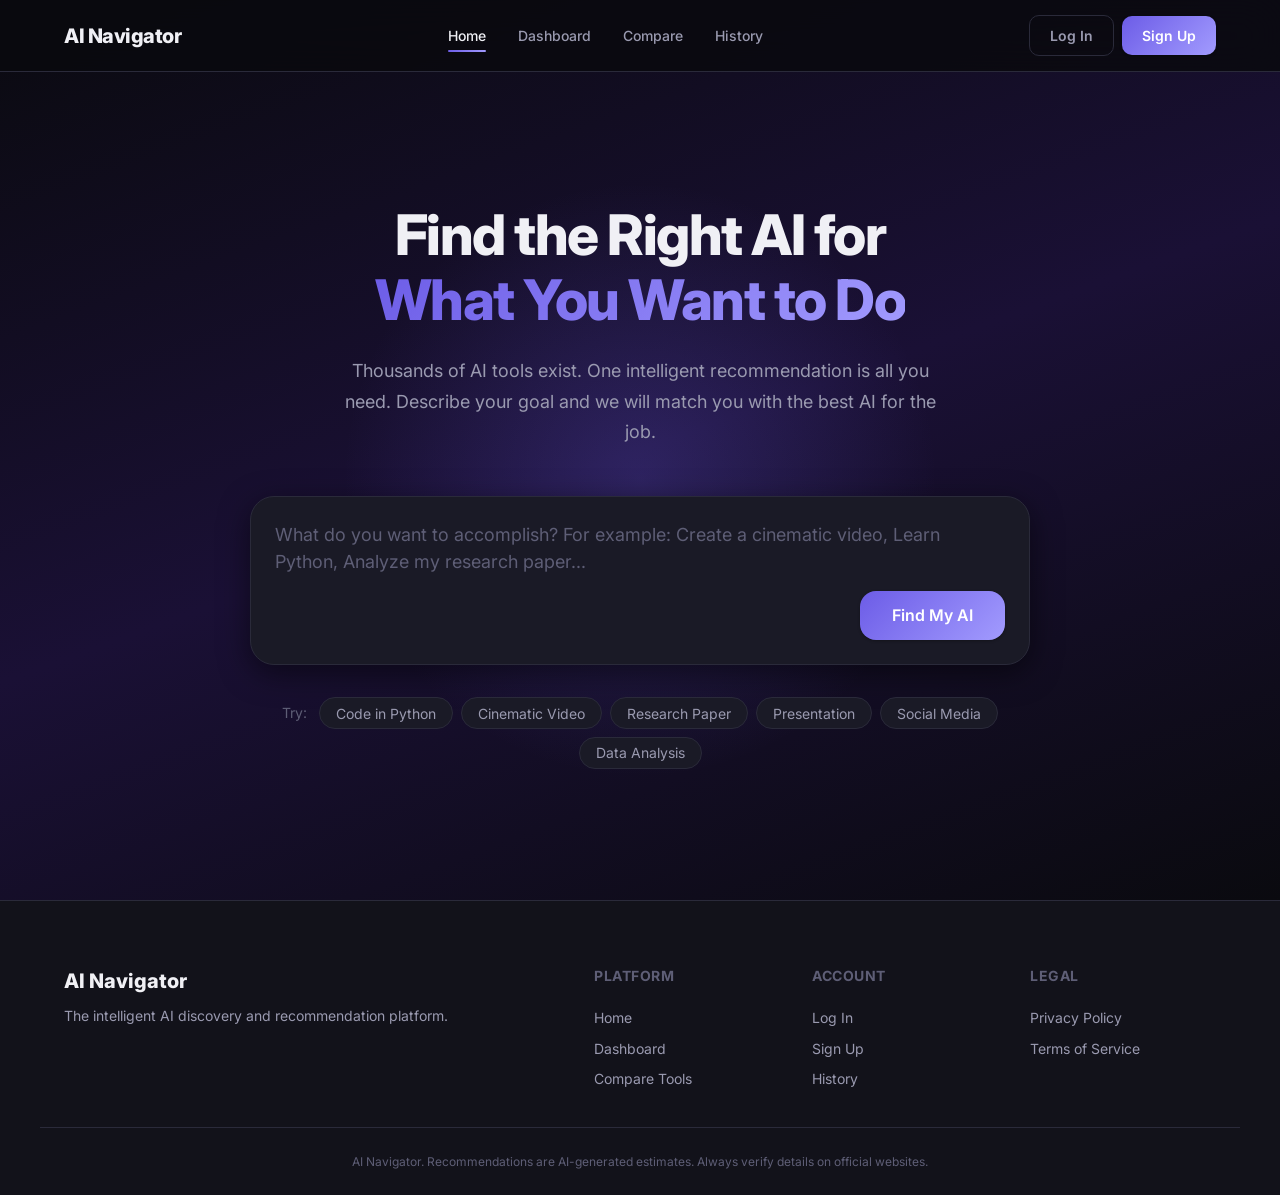
<file: frontend/index.html>
<!DOCTYPE html>
<html lang="en">
<head>
    <meta charset="UTF-8">
    <meta name="viewport" content="width=device-width, initial-scale=1.0">
    <title>AI Navigator</title>
    <link rel="preconnect" href="https://fonts.googleapis.com">
    <link href="https://fonts.googleapis.com/css2?family=Inter:wght@300;400;500;600;700;800&display=swap" rel="stylesheet">
    <link rel="stylesheet" href="css/style.css">
    <link rel="stylesheet" href="css/responsive.css">
</head>
<body>

    <!-- Navigation -->
    <nav id="navbar">
        <div class="nav-inner">
            <a href="#home" class="nav-brand" data-page="home">AI Navigator</a>
            <ul class="nav-menu" id="nav-menu">
                <li><a href="#home" data-page="home" class="nav-link active">Home</a></li>
                <li><a href="#dashboard" data-page="dashboard" class="nav-link">Dashboard</a></li>
                <li><a href="#compare" data-page="compare" class="nav-link">Compare</a></li>
                <li><a href="#history" data-page="history" class="nav-link">History</a></li>
            </ul>
            <div class="nav-actions">
                <a href="#login" data-page="login" class="btn btn-ghost">Log In</a>
                <a href="#signup" data-page="signup" class="btn btn-primary">Sign Up</a>
            </div>
            <button class="nav-toggle" id="nav-toggle" aria-label="Toggle menu">
                <span></span>
                <span></span>
                <span></span>
            </button>
        </div>
    </nav>

    <!-- Hero Section (Home Page) -->
    <section id="hero" class="hero">
        <div class="hero-content">
            <h1 class="hero-heading">
                Find the Right AI for<br>
                <span class="text-gradient">What You Want to Do</span>
            </h1>
            <p class="hero-description">
                Thousands of AI tools exist. One intelligent recommendation
                is all you need. Describe your goal and we will match you
                with the best AI for the job.
            </p>

            <div class="search-box">
                <textarea
                    id="search-input"
                    class="search-textarea"
                    placeholder="What do you want to accomplish? For example: Create a cinematic video, Learn Python, Analyze my research paper..."
                    rows="2"
                ></textarea>
                <button id="search-btn" class="btn btn-primary btn-lg">
                    Find My AI
                </button>
            </div>

            <div class="prompt-suggestions">
                <span class="prompt-label">Try:</span>
                <button class="prompt-chip" data-prompt="Help me code in Python">Code in Python</button>
                <button class="prompt-chip" data-prompt="Create a cinematic video">Cinematic Video</button>
                <button class="prompt-chip" data-prompt="Analyze my research paper">Research Paper</button>
                <button class="prompt-chip" data-prompt="Make a college presentation">Presentation</button>
                <button class="prompt-chip" data-prompt="Generate social media content">Social Media</button>
                <button class="prompt-chip" data-prompt="Analyze my data">Data Analysis</button>
            </div>
        </div>
    </section>

    <!-- Dynamic Page Content Area -->
    <main id="page-content" class="page-content hidden">
        <!-- Page fragments load here via JavaScript -->
    </main>

    <!-- Footer -->
    <footer id="footer">
        <div class="footer-inner">
            <div class="footer-brand">
                <h3>AI Navigator</h3>
                <p>The intelligent AI discovery and recommendation platform.</p>
            </div>
            <div class="footer-links">
                <div class="footer-col">
                    <h4>Platform</h4>
                    <a href="#home" data-page="home">Home</a>
                    <a href="#dashboard" data-page="dashboard">Dashboard</a>
                    <a href="#compare" data-page="compare">Compare Tools</a>
                </div>
                <div class="footer-col">
                    <h4>Account</h4>
                    <a href="#login" data-page="login">Log In</a>
                    <a href="#signup" data-page="signup">Sign Up</a>
                    <a href="#history" data-page="history">History</a>
                </div>
                <div class="footer-col">
                    <h4>Legal</h4>
                    <a href="#">Privacy Policy</a>
                    <a href="#">Terms of Service</a>
                </div>
            </div>
        </div>
        <div class="footer-bottom">
            <p>AI Navigator. Recommendations are AI-generated estimates. Always verify details on official websites.</p>
        </div>
    </footer>

    <script src="js/main.js"></script>
    <script src="js/search.js"></script>
</body>
</html>
</file>
<file: frontend/css/style.css>
/* ============================================
   AI NAVIGATOR — Complete Global Stylesheet
   ============================================ */

/* ----- CSS Custom Properties ----- */
:root {
    --color-bg: #0a0a0f;
    --color-bg-secondary: #12121a;
    --color-bg-card: #1a1a26;
    --color-bg-card-hover: #22222f;
    --color-bg-input: #14141e;

    --color-text-primary: #f0f0f5;
    --color-text-secondary: #9a9ab0;
    --color-text-muted: #5e5e76;

    --color-accent: #6c5ce7;
    --color-accent-hover: #7f70f0;
    --color-accent-glow: rgba(108, 92, 231, 0.25);

    --color-success: #00c853;
    --color-warning: #ffab00;
    --color-danger: #ff5252;
    --color-info: #448aff;

    --color-border: #2a2a3a;
    --color-border-light: #3a3a4e;

    --gradient-primary: linear-gradient(135deg, #6c5ce7, #a29bfe);
    --gradient-hero: linear-gradient(160deg, #0a0a0f 0%, #1a1035 50%, #0a0a0f 100%);

    --font-family: 'Inter', -apple-system, BlinkMacSystemFont, 'Segoe UI', sans-serif;
    --font-size-xs: 0.75rem;
    --font-size-sm: 0.875rem;
    --font-size-base: 1rem;
    --font-size-lg: 1.125rem;
    --font-size-xl: 1.25rem;
    --font-size-2xl: 1.5rem;
    --font-size-3xl: 2rem;
    --font-size-4xl: 2.75rem;
    --font-size-5xl: 3.5rem;

    --space-xs: 0.25rem;
    --space-sm: 0.5rem;
    --space-md: 1rem;
    --space-lg: 1.5rem;
    --space-xl: 2rem;
    --space-2xl: 3rem;
    --space-3xl: 4rem;
    --space-4xl: 6rem;

    --radius-sm: 6px;
    --radius-md: 10px;
    --radius-lg: 16px;
    --radius-xl: 24px;
    --radius-full: 9999px;

    --shadow-sm: 0 1px 3px rgba(0, 0, 0, 0.3);
    --shadow-md: 0 4px 12px rgba(0, 0, 0, 0.4);
    --shadow-lg: 0 8px 30px rgba(0, 0, 0, 0.5);
    --shadow-glow: 0 0 30px var(--color-accent-glow);

    --transition-fast: 150ms ease;
    --transition-base: 250ms ease;
    --transition-slow: 400ms ease;

    --max-width: 1200px;
    --nav-height: 72px;
}

/* ----- Reset & Base ----- */
*, *::before, *::after {
    margin: 0;
    padding: 0;
    box-sizing: border-box;
}

html {
    scroll-behavior: smooth;
    -webkit-font-smoothing: antialiased;
    -moz-osx-font-smoothing: grayscale;
}

body {
    font-family: var(--font-family);
    font-size: var(--font-size-base);
    color: var(--color-text-primary);
    background-color: var(--color-bg);
    line-height: 1.6;
    min-height: 100vh;
    display: flex;
    flex-direction: column;
}

a { color: inherit; text-decoration: none; }
ul, ol { list-style: none; }
img { max-width: 100%; display: block; }

button, input, textarea, select {
    font-family: inherit;
    font-size: inherit;
    color: inherit;
    border: none;
    outline: none;
    background: none;
}

button { cursor: pointer; }

/* ----- Utilities ----- */
.hidden { display: none !important; }

.text-gradient {
    background: var(--gradient-primary);
    -webkit-background-clip: text;
    -webkit-text-fill-color: transparent;
    background-clip: text;
}

.text-center { text-align: center; }
.text-muted { color: var(--color-text-muted); }
.text-secondary { color: var(--color-text-secondary); }
.text-success { color: var(--color-success); }
.text-warning { color: var(--color-warning); }
.text-danger { color: var(--color-danger); }

.mt-sm { margin-top: var(--space-sm); }
.mt-md { margin-top: var(--space-md); }
.mt-lg { margin-top: var(--space-lg); }
.mt-xl { margin-top: var(--space-xl); }
.mt-2xl { margin-top: var(--space-2xl); }

.mb-sm { margin-bottom: var(--space-sm); }
.mb-md { margin-bottom: var(--space-md); }
.mb-lg { margin-bottom: var(--space-lg); }
.mb-xl { margin-bottom: var(--space-xl); }

.flex-row { display: flex; gap: var(--space-md); flex-wrap: wrap; align-items: center; }

/* ----- Buttons ----- */
.btn {
    display: inline-flex;
    align-items: center;
    justify-content: center;
    gap: var(--space-sm);
    padding: 0.6rem 1.25rem;
    font-size: var(--font-size-sm);
    font-weight: 600;
    border-radius: var(--radius-md);
    transition: all var(--transition-base);
    white-space: nowrap;
    line-height: 1.4;
}

.btn-primary {
    background: var(--gradient-primary);
    color: #fff;
    box-shadow: var(--shadow-sm);
}

.btn-primary:hover {
    background: var(--color-accent-hover);
    box-shadow: var(--shadow-glow);
    transform: translateY(-1px);
}

.btn-ghost {
    color: var(--color-text-secondary);
    border: 1px solid var(--color-border);
}

.btn-ghost:hover {
    color: var(--color-text-primary);
    border-color: var(--color-border-light);
    background: var(--color-bg-card);
}

.btn-outline {
    color: var(--color-accent);
    border: 1px solid var(--color-accent);
}

.btn-outline:hover {
    background: var(--color-accent);
    color: #fff;
}

.btn-danger {
    background: var(--color-danger);
    color: #fff;
}

.btn-danger:hover { opacity: 0.85; }

.btn-lg {
    padding: 0.85rem 2rem;
    font-size: var(--font-size-base);
    border-radius: var(--radius-lg);
}

.btn-sm {
    padding: 0.4rem 0.85rem;
    font-size: var(--font-size-xs);
}

.btn-block { width: 100%; }

/* ----- Navigation ----- */
#navbar {
    position: fixed;
    top: 0;
    left: 0;
    right: 0;
    height: var(--nav-height);
    background: rgba(10, 10, 15, 0.85);
    backdrop-filter: blur(20px);
    -webkit-backdrop-filter: blur(20px);
    border-bottom: 1px solid var(--color-border);
    z-index: 1000;
}

.nav-inner {
    max-width: var(--max-width);
    margin: 0 auto;
    padding: 0 var(--space-lg);
    height: 100%;
    display: flex;
    align-items: center;
    justify-content: space-between;
}

.nav-brand {
    font-size: var(--font-size-xl);
    font-weight: 800;
    letter-spacing: -0.5px;
    color: var(--color-text-primary);
}

.nav-brand:hover { color: var(--color-accent); }

.nav-menu {
    display: flex;
    align-items: center;
    gap: var(--space-xl);
}

.nav-link {
    font-size: var(--font-size-sm);
    font-weight: 500;
    color: var(--color-text-secondary);
    transition: color var(--transition-fast);
    position: relative;
    padding: var(--space-xs) 0;
}

.nav-link:hover, .nav-link.active {
    color: var(--color-text-primary);
}

.nav-link.active::after {
    content: '';
    position: absolute;
    bottom: -4px;
    left: 0;
    right: 0;
    height: 2px;
    background: var(--gradient-primary);
    border-radius: var(--radius-full);
}

.nav-actions {
    display: flex;
    align-items: center;
    gap: var(--space-sm);
}

.nav-toggle {
    display: none;
    flex-direction: column;
    gap: 5px;
    padding: var(--space-sm);
}

.nav-toggle span {
    display: block;
    width: 22px;
    height: 2px;
    background: var(--color-text-primary);
    border-radius: var(--radius-full);
    transition: all var(--transition-base);
}

/* ----- Hero ----- */
.hero {
    min-height: 100vh;
    display: flex;
    align-items: center;
    justify-content: center;
    padding: calc(var(--nav-height) + var(--space-3xl)) var(--space-lg) var(--space-3xl);
    background: var(--gradient-hero);
    position: relative;
    overflow: hidden;
}

.hero::before {
    content: '';
    position: absolute;
    top: 20%;
    left: 50%;
    transform: translateX(-50%);
    width: 600px;
    height: 600px;
    background: radial-gradient(circle, var(--color-accent-glow) 0%, transparent 70%);
    pointer-events: none;
}

.hero-content {
    max-width: 780px;
    text-align: center;
    position: relative;
    z-index: 1;
}

.hero-heading {
    font-size: var(--font-size-5xl);
    font-weight: 800;
    line-height: 1.15;
    letter-spacing: -1.5px;
    margin-bottom: var(--space-lg);
}

.hero-description {
    font-size: var(--font-size-lg);
    color: var(--color-text-secondary);
    line-height: 1.7;
    margin-bottom: var(--space-2xl);
    max-width: 600px;
    margin-left: auto;
    margin-right: auto;
}

/* ----- Search Box ----- */
.search-box {
    background: var(--color-bg-card);
    border: 1px solid var(--color-border);
    border-radius: var(--radius-xl);
    padding: var(--space-lg);
    display: flex;
    flex-direction: column;
    gap: var(--space-md);
    box-shadow: var(--shadow-lg);
    transition: border-color var(--transition-base), box-shadow var(--transition-base);
}

.search-box:focus-within {
    border-color: var(--color-accent);
    box-shadow: var(--shadow-glow);
}

.search-textarea {
    width: 100%;
    background: transparent;
    color: var(--color-text-primary);
    font-size: var(--font-size-lg);
    resize: none;
    line-height: 1.5;
}

.search-textarea::placeholder { color: var(--color-text-muted); }
.search-box .btn { align-self: flex-end; }

/* ----- Prompt Chips ----- */
.prompt-suggestions {
    margin-top: var(--space-xl);
    display: flex;
    flex-wrap: wrap;
    align-items: center;
    justify-content: center;
    gap: var(--space-sm);
}

.prompt-label {
    font-size: var(--font-size-sm);
    color: var(--color-text-muted);
    margin-right: var(--space-xs);
}

.prompt-chip {
    padding: 0.4rem 1rem;
    font-size: var(--font-size-sm);
    color: var(--color-text-secondary);
    background: var(--color-bg-card);
    border: 1px solid var(--color-border);
    border-radius: var(--radius-full);
    transition: all var(--transition-fast);
}

.prompt-chip:hover {
    color: var(--color-text-primary);
    border-color: var(--color-accent);
    background: rgba(108, 92, 231, 0.1);
}

/* ----- Page Content ----- */
.page-content {
    flex: 1;
    padding: calc(var(--nav-height) + var(--space-2xl)) var(--space-lg) var(--space-3xl);
    max-width: var(--max-width);
    margin: 0 auto;
    width: 100%;
}

.page-title {
    font-size: var(--font-size-3xl);
    font-weight: 700;
    margin-bottom: var(--space-xl);
    letter-spacing: -0.5px;
}

/* ----- Cards ----- */
.card {
    background: var(--color-bg-card);
    border: 1px solid var(--color-border);
    border-radius: var(--radius-lg);
    padding: var(--space-xl);
    transition: border-color var(--transition-base), box-shadow var(--transition-base);
}

.card:hover { border-color: var(--color-border-light); }

.card + .card { margin-top: var(--space-lg); }

.card-header {
    display: flex;
    align-items: center;
    justify-content: space-between;
    margin-bottom: var(--space-lg);
    gap: var(--space-md);
}

.card-title {
    font-size: var(--font-size-xl);
    font-weight: 700;
}

.card-subtitle {
    font-size: var(--font-size-sm);
    color: var(--color-text-secondary);
    margin-top: var(--space-xs);
}

.card-section-title {
    font-size: var(--font-size-sm);
    color: var(--color-text-muted);
    text-transform: uppercase;
    letter-spacing: 0.5px;
    margin-bottom: var(--space-md);
    margin-top: var(--space-xl);
    font-weight: 600;
}

.card-disclaimer {
    margin-top: var(--space-lg);
    font-size: var(--font-size-xs);
    color: var(--color-text-muted);
    line-height: 1.5;
}

.card-actions {
    margin-top: var(--space-xl);
    display: flex;
    gap: var(--space-md);
    flex-wrap: wrap;
}

/* Best Match */
.card-best-match {
    border-color: var(--color-accent);
    box-shadow: var(--shadow-glow);
    position: relative;
}

.card-best-match::before {
    content: 'Best Match';
    position: absolute;
    top: -12px;
    left: var(--space-xl);
    background: var(--gradient-primary);
    color: #fff;
    font-size: var(--font-size-xs);
    font-weight: 700;
    padding: 0.25rem 0.85rem;
    border-radius: var(--radius-full);
    text-transform: uppercase;
    letter-spacing: 0.5px;
}

/* ----- Match Score ----- */
.match-score {
    display: inline-flex;
    align-items: center;
    gap: var(--space-sm);
    font-size: var(--font-size-2xl);
    font-weight: 800;
    color: var(--color-success);
}

.match-score-bar {
    width: 100%;
    height: 6px;
    background: var(--color-bg-input);
    border-radius: var(--radius-full);
    overflow: hidden;
    margin-top: var(--space-sm);
}

.match-score-fill {
    height: 100%;
    background: var(--gradient-primary);
    border-radius: var(--radius-full);
    transition: width var(--transition-slow);
}

/* ----- Reason List ----- */
.reason-list { margin-top: var(--space-md); }

.reason-item {
    display: flex;
    align-items: flex-start;
    gap: var(--space-sm);
    padding: var(--space-xs) 0;
    font-size: var(--font-size-sm);
    color: var(--color-text-secondary);
}

.reason-item.positive::before {
    content: '\2713';
    color: var(--color-success);
    font-weight: 700;
    flex-shrink: 0;
}

.reason-item.warning::before {
    content: '\26A0';
    color: var(--color-warning);
    flex-shrink: 0;
}

/* ----- Tag Row ----- */
.tag-row {
    margin-top: var(--space-lg);
    display: flex;
    gap: var(--space-sm);
    flex-wrap: wrap;
}

/* ----- Intent Grid ----- */
.intent-grid {
    display: grid;
    grid-template-columns: repeat(auto-fill, minmax(160px, 1fr));
    gap: var(--space-md);
}

.intent-item {
    display: flex;
    flex-direction: column;
    gap: var(--space-xs);
}

.intent-label {
    font-size: var(--font-size-xs);
    color: var(--color-text-muted);
    text-transform: uppercase;
    letter-spacing: 0.5px;
    font-weight: 600;
}

.intent-value {
    font-size: var(--font-size-sm);
    font-weight: 600;
    color: var(--color-text-primary);
}

/* ----- Score Breakdown ----- */
.score-breakdown {
    display: flex;
    flex-direction: column;
    gap: var(--space-sm);
}

.score-row {
    display: flex;
    justify-content: space-between;
    align-items: center;
    padding: var(--space-xs) 0;
    border-bottom: 1px solid var(--color-border);
}

.score-row:last-child { border-bottom: none; }

.score-label {
    font-size: var(--font-size-sm);
    color: var(--color-text-secondary);
}

.score-value {
    font-size: var(--font-size-sm);
    font-weight: 700;
    color: var(--color-accent);
}

/* ----- Alternatives Grid ----- */
.section-heading {
    font-size: var(--font-size-2xl);
    font-weight: 700;
    margin-bottom: var(--space-xs);
    margin-top: var(--space-2xl);
}

.section-subheading {
    font-size: var(--font-size-sm);
    color: var(--color-text-secondary);
    margin-bottom: var(--space-lg);
}

.alternatives-grid {
    display: grid;
    grid-template-columns: repeat(auto-fill, minmax(280px, 1fr));
    gap: var(--space-lg);
    margin-top: var(--space-lg);
}

.alt-card {
    background: var(--color-bg-secondary);
    border: 1px solid var(--color-border);
    border-radius: var(--radius-md);
    padding: var(--space-lg);
    transition: all var(--transition-base);
    cursor: pointer;
}

.alt-card:hover {
    border-color: var(--color-accent);
    transform: translateY(-2px);
    box-shadow: var(--shadow-md);
}

.alt-card-rank {
    font-size: var(--font-size-sm);
    color: var(--color-text-muted);
    font-weight: 600;
    margin-bottom: var(--space-sm);
}

.alt-card-name {
    font-size: var(--font-size-lg);
    font-weight: 700;
    margin-bottom: var(--space-xs);
}

.alt-card-score {
    font-size: var(--font-size-sm);
    color: var(--color-accent);
    font-weight: 600;
}

/* ----- Comparison ----- */
.compare-selector-grid {
    display: grid;
    grid-template-columns: repeat(auto-fill, minmax(220px, 1fr));
    gap: var(--space-md);
}

.compare-tool-option {
    padding: var(--space-md);
    background: var(--color-bg-secondary);
    border: 2px solid var(--color-border);
    border-radius: var(--radius-md);
    cursor: pointer;
    transition: all var(--transition-fast);
    text-align: center;
}

.compare-tool-option:hover { border-color: var(--color-border-light); }

.compare-tool-option.selected {
    border-color: var(--color-accent);
    background: rgba(108, 92, 231, 0.08);
}

.compare-tool-option h4 {
    font-size: var(--font-size-sm);
    font-weight: 700;
    margin-bottom: var(--space-xs);
}

.compare-tool-option p {
    font-size: var(--font-size-xs);
    color: var(--color-text-muted);
}

.compare-detail-grid {
    display: grid;
    grid-template-columns: repeat(auto-fill, minmax(280px, 1fr));
    gap: var(--space-lg);
}

.comparison-wrapper {
    overflow-x: auto;
    margin-top: var(--space-xl);
}

.comparison-table {
    width: 100%;
    border-collapse: collapse;
    font-size: var(--font-size-sm);
}

.comparison-table th,
.comparison-table td {
    padding: var(--space-md) var(--space-lg);
    text-align: left;
    border-bottom: 1px solid var(--color-border);
}

.comparison-table th {
    background: var(--color-bg-secondary);
    font-weight: 700;
    color: var(--color-text-primary);
    position: sticky;
    top: 0;
}

.comparison-table td { color: var(--color-text-secondary); }
.comparison-table tr:hover td { background: var(--color-bg-card); }

.star-rating {
    color: var(--color-warning);
    letter-spacing: 2px;
}

.check-yes { color: var(--color-success); }
.check-no { color: var(--color-danger); }
.check-limited { color: var(--color-warning); }

/* ----- Chat ----- */
.chat-status-dot {
    width: 10px;
    height: 10px;
    border-radius: 50%;
    flex-shrink: 0;
    margin-top: 4px;
}

.chat-status-dot.online {
    background: var(--color-success);
    box-shadow: 0 0 8px rgba(0, 200, 83, 0.4);
}

.chat-status-dot.offline { background: var(--color-text-muted); }

.chat-layout {
    display: flex;
    flex-direction: column;
    height: calc(100vh - var(--nav-height) - var(--space-4xl));
    max-height: 700px;
    background: var(--color-bg-card);
    border: 1px solid var(--color-border);
    border-radius: var(--radius-lg);
    overflow: hidden;
}

.chat-header-bar {
    padding: var(--space-lg) var(--space-xl);
    border-bottom: 1px solid var(--color-border);
    display: flex;
    align-items: center;
    justify-content: space-between;
    gap: var(--space-md);
    flex-wrap: wrap;
}

.chat-header-left {
    display: flex;
    align-items: center;
    gap: var(--space-md);
}

.chat-header-right {
    display: flex;
    align-items: center;
    gap: var(--space-md);
}

.chat-ai-name {
    font-size: var(--font-size-lg);
    font-weight: 700;
}

.chat-ai-badge {
    font-size: var(--font-size-xs);
    color: var(--color-accent);
    background: rgba(108, 92, 231, 0.15);
    padding: 0.2rem 0.6rem;
    border-radius: var(--radius-full);
    font-weight: 600;
}

.chat-messages {
    flex: 1;
    overflow-y: auto;
    padding: var(--space-xl);
    display: flex;
    flex-direction: column;
    gap: var(--space-md);
}

.chat-msg {
    max-width: 75%;
    padding: var(--space-md) var(--space-lg);
    border-radius: var(--radius-lg);
    font-size: var(--font-size-sm);
    line-height: 1.6;
}

.chat-msg.user {
    align-self: flex-end;
    background: var(--color-accent);
    color: #fff;
    border-bottom-right-radius: var(--radius-sm);
}

.chat-msg.ai {
    align-self: flex-start;
    background: var(--color-bg-secondary);
    border: 1px solid var(--color-border);
    color: var(--color-text-primary);
    border-bottom-left-radius: var(--radius-sm);
}

.chat-typing-wrap {
    padding: 0 var(--space-xl) var(--space-sm);
}

.typing-dots {
    display: flex;
    gap: 4px;
    padding: 4px 0;
}

.typing-dots span {
    width: 6px;
    height: 6px;
    background: var(--color-text-muted);
    border-radius: 50%;
    animation: typing-bounce 1.4s infinite ease-in-out;
}

.typing-dots span:nth-child(2) { animation-delay: 0.2s; }
.typing-dots span:nth-child(3) { animation-delay: 0.4s; }

@keyframes typing-bounce {
    0%, 80%, 100% { transform: scale(0.6); opacity: 0.4; }
    40% { transform: scale(1); opacity: 1; }
}

.chat-input-bar {
    padding: var(--space-md) var(--space-xl);
    border-top: 1px solid var(--color-border);
    display: flex;
    gap: var(--space-sm);
}

.chat-input {
    flex: 1;
    padding: var(--space-md) var(--space-lg);
    background: var(--color-bg-input);
    border: 1px solid var(--color-border);
    border-radius: var(--radius-md);
    color: var(--color-text-primary);
}

.chat-input:focus { border-color: var(--color-accent); }

.chat-notice-row {
    display: flex;
    align-items: flex-start;
    gap: var(--space-md);
}

.session-info-grid {
    display: grid;
    grid-template-columns: 1fr 1fr;
    gap: var(--space-md);
    font-size: var(--font-size-sm);
}

.session-info-item p {
    font-weight: 600;
    margin-top: var(--space-xs);
}

/* ----- Auth Forms ----- */
.auth-wrapper {
    max-width: 420px;
    margin: 0 auto;
    padding-top: var(--space-2xl);
}

.auth-card {
    background: var(--color-bg-card);
    border: 1px solid var(--color-border);
    border-radius: var(--radius-lg);
    padding: var(--space-2xl);
}

.auth-title {
    font-size: var(--font-size-2xl);
    font-weight: 700;
    margin-bottom: var(--space-xs);
}

.auth-subtitle {
    font-size: var(--font-size-sm);
    color: var(--color-text-secondary);
    margin-bottom: var(--space-xl);
}

.form-group { margin-bottom: var(--space-lg); }

.form-label {
    display: block;
    font-size: var(--font-size-sm);
    font-weight: 600;
    color: var(--color-text-secondary);
    margin-bottom: var(--space-sm);
}

.form-input {
    width: 100%;
    padding: 0.75rem 1rem;
    background: var(--color-bg-input);
    border: 1px solid var(--color-border);
    border-radius: var(--radius-md);
    color: var(--color-text-primary);
    transition: border-color var(--transition-fast);
}

.form-input:focus {
    border-color: var(--color-accent);
    box-shadow: 0 0 0 3px var(--color-accent-glow);
}

.form-input::placeholder { color: var(--color-text-muted); }

.auth-footer {
    text-align: center;
    margin-top: var(--space-lg);
    font-size: var(--font-size-sm);
    color: var(--color-text-secondary);
}

.auth-footer a {
    color: var(--color-accent);
    font-weight: 600;
}

.auth-footer a:hover { text-decoration: underline; }

/* ----- History ----- */
.history-list {
    display: flex;
    flex-direction: column;
    gap: var(--space-md);
}

.history-item {
    display: flex;
    align-items: center;
    justify-content: space-between;
    padding: var(--space-lg) var(--space-xl);
    background: var(--color-bg-card);
    border: 1px solid var(--color-border);
    border-radius: var(--radius-md);
    transition: all var(--transition-fast);
    cursor: pointer;
    gap: var(--space-md);
}

.history-item:hover {
    border-color: var(--color-accent);
    background: var(--color-bg-card-hover);
}

.history-query { font-weight: 600; }

.history-meta {
    font-size: var(--font-size-xs);
    color: var(--color-text-muted);
    margin-top: var(--space-xs);
}

/* ----- Admin ----- */
.admin-grid {
    display: grid;
    grid-template-columns: 1fr 1fr;
    gap: var(--space-xl);
    margin-top: var(--space-xl);
}

.admin-tool-card {
    background: var(--color-bg-card);
    border: 1px solid var(--color-border);
    border-radius: var(--radius-md);
    padding: var(--space-lg);
    display: flex;
    align-items: center;
    justify-content: space-between;
    gap: var(--space-md);
}

.admin-tool-info h4 {
    font-size: var(--font-size-base);
    font-weight: 700;
}

.admin-tool-info p {
    font-size: var(--font-size-sm);
    color: var(--color-text-secondary);
}

.admin-actions {
    display: flex;
    gap: var(--space-sm);
}

/* ----- Tags ----- */
.tag {
    display: inline-block;
    padding: 0.2rem 0.65rem;
    font-size: var(--font-size-xs);
    font-weight: 600;
    border-radius: var(--radius-full);
    background: rgba(108, 92, 231, 0.15);
    color: var(--color-accent);
}

.tag-free {
    background: rgba(0, 200, 83, 0.15);
    color: var(--color-success);
}

.tag-paid {
    background: rgba(255, 171, 0, 0.15);
    color: var(--color-warning);
}

/* ----- Spinner & Empty ----- */
.spinner {
    width: 36px;
    height: 36px;
    border: 3px solid var(--color-border);
    border-top-color: var(--color-accent);
    border-radius: 50%;
    animation: spin 0.8s linear infinite;
    margin: var(--space-2xl) auto;
}

@keyframes spin { to { transform: rotate(360deg); } }

.empty-state {
    text-align: center;
    padding: var(--space-4xl) var(--space-xl);
    color: var(--color-text-muted);
}

.empty-state h3 {
    font-size: var(--font-size-xl);
    color: var(--color-text-secondary);
    margin-bottom: var(--space-sm);
}

/* ----- Footer ----- */
#footer {
    background: var(--color-bg-secondary);
    border-top: 1px solid var(--color-border);
    margin-top: auto;
}

.footer-inner {
    max-width: var(--max-width);
    margin: 0 auto;
    padding: var(--space-3xl) var(--space-lg) var(--space-xl);
    display: grid;
    grid-template-columns: 1.5fr 2fr;
    gap: var(--space-3xl);
}

.footer-brand h3 {
    font-size: var(--font-size-xl);
    font-weight: 800;
    margin-bottom: var(--space-sm);
}

.footer-brand p {
    font-size: var(--font-size-sm);
    color: var(--color-text-secondary);
    line-height: 1.6;
}

.footer-links {
    display: grid;
    grid-template-columns: repeat(3, 1fr);
    gap: var(--space-xl);
}

.footer-col h4 {
    font-size: var(--font-size-sm);
    font-weight: 700;
    text-transform: uppercase;
    letter-spacing: 0.5px;
    color: var(--color-text-muted);
    margin-bottom: var(--space-md);
}

.footer-col a {
    display: block;
    font-size: var(--font-size-sm);
    color: var(--color-text-secondary);
    padding: var(--space-xs) 0;
    transition: color var(--transition-fast);
}

.footer-col a:hover { color: var(--color-text-primary); }

.footer-bottom {
    max-width: var(--max-width);
    margin: 0 auto;
    padding: var(--space-lg);
    border-top: 1px solid var(--color-border);
    text-align: center;
}

.footer-bottom p {
    font-size: var(--font-size-xs);
    color: var(--color-text-muted);
}

/* ----- Scrollbar ----- */
::-webkit-scrollbar { width: 8px; }
::-webkit-scrollbar-track { background: var(--color-bg); }
::-webkit-scrollbar-thumb {
    background: var(--color-border-light);
    border-radius: var(--radius-full);
}
::-webkit-scrollbar-thumb:hover { background: var(--color-text-muted); }
/* ----- Auth Extras ----- */
.auth-options {
    display: flex;
    align-items: center;
    justify-content: space-between;
    font-size: var(--font-size-sm);
}

.auth-checkbox {
    display: inline-flex;
    align-items: center;
    gap: var(--space-sm);
    color: var(--color-text-secondary);
    cursor: pointer;
}

.auth-checkbox input {
    width: 16px;
    height: 16px;
    accent-color: var(--color-accent);
    cursor: pointer;
}

.auth-link-inline {
    color: var(--color-accent);
    font-weight: 600;
}

.auth-link-inline:hover {
    text-decoration: underline;
}

.auth-divider {
    display: flex;
    align-items: center;
    gap: var(--space-md);
    margin: var(--space-lg) 0;
    color: var(--color-text-muted);
    font-size: var(--font-size-xs);
    text-transform: uppercase;
    letter-spacing: 1px;
}

.auth-divider::before,
.auth-divider::after {
    content: '';
    flex: 1;
    height: 1px;
    background: var(--color-border);
}
/* ----- Admin Stats ----- */
.admin-stats-row {
    display: grid;
    grid-template-columns: repeat(4, 1fr);
    gap: var(--space-lg);
    margin-bottom: var(--space-xl);
}

.admin-stat-card {
    background: var(--color-bg-card);
    border: 1px solid var(--color-border);
    border-radius: var(--radius-md);
    padding: var(--space-lg);
    text-align: center;
    display: flex;
    flex-direction: column;
    gap: var(--space-xs);
}

.admin-stat-value {
    font-size: var(--font-size-3xl);
    font-weight: 800;
    color: var(--color-accent);
}

.admin-stat-label {
    font-size: var(--font-size-xs);
    color: var(--color-text-muted);
    text-transform: uppercase;
    letter-spacing: 0.5px;
    font-weight: 600;
}

/* ----- Admin Filter ----- */
.admin-filter-row {
    display: flex;
    gap: var(--space-md);
    margin-bottom: var(--space-xl);
}

.admin-filter-select {
    max-width: 220px;
    cursor: pointer;
}

/* ----- Admin Form ----- */
.admin-form-grid {
    display: grid;
    grid-template-columns: 1fr 1fr;
    gap: 0 var(--space-xl);
}

.admin-textarea {
    resize: vertical;
    min-height: 80px;
}

.admin-form-ratings {
    display: grid;
    grid-template-columns: repeat(3, 1fr);
    gap: var(--space-lg);
    margin-top: var(--space-md);
}
</file>
<file: frontend/css/responsive.css>
/* ============================================
   AI NAVIGATOR — Complete Responsive Styles
   ============================================ */

/* ----- Tablet: 1024px and below ----- */
@media (max-width: 1024px) {

    .hero-heading {
        font-size: var(--font-size-4xl);
    }

    .hero-description {
        font-size: var(--font-size-base);
    }

    .footer-inner {
        grid-template-columns: 1fr;
        gap: var(--space-2xl);
    }

    .footer-links {
        grid-template-columns: repeat(3, 1fr);
    }

    .admin-grid {
        grid-template-columns: 1fr;
    }

    .admin-stats-row {
        grid-template-columns: repeat(2, 1fr);
    }

    .alternatives-grid {
        grid-template-columns: repeat(auto-fill, minmax(240px, 1fr));
    }

    .compare-detail-grid {
        grid-template-columns: 1fr;
    }
}

/* ----- Tablet Small: 768px and below ----- */
@media (max-width: 768px) {

    :root {
        --nav-height: 64px;
    }

    /* Navigation */
    .nav-menu {
        position: fixed;
        top: var(--nav-height);
        left: 0;
        right: 0;
        bottom: 0;
        background: rgba(10, 10, 15, 0.97);
        backdrop-filter: blur(20px);
        -webkit-backdrop-filter: blur(20px);
        flex-direction: column;
        align-items: center;
        justify-content: center;
        gap: var(--space-2xl);
        transform: translateX(100%);
        transition: transform var(--transition-slow);
        z-index: 999;
    }

    .nav-menu.open {
        transform: translateX(0);
    }

    .nav-link {
        font-size: var(--font-size-xl);
    }

    .nav-actions {
        display: none;
    }

    .nav-toggle {
        display: flex;
    }

    .nav-toggle.active span:nth-child(1) {
        transform: rotate(45deg) translate(5px, 5px);
    }

    .nav-toggle.active span:nth-child(2) {
        opacity: 0;
    }

    .nav-toggle.active span:nth-child(3) {
        transform: rotate(-45deg) translate(5px, -5px);
    }

    /* Hero */
    .hero {
        min-height: auto;
        padding: calc(var(--nav-height) + var(--space-2xl)) var(--space-md) var(--space-2xl);
    }

    .hero-heading {
        font-size: var(--font-size-3xl);
        letter-spacing: -1px;
    }

    .hero-description {
        font-size: var(--font-size-sm);
        margin-bottom: var(--space-xl);
    }

    .search-box {
        padding: var(--space-md);
        border-radius: var(--radius-lg);
    }

    .search-textarea {
        font-size: var(--font-size-base);
    }

    .search-box .btn {
        align-self: stretch;
    }

    .prompt-suggestions {
        gap: var(--space-xs);
    }

    .prompt-chip {
        font-size: var(--font-size-xs);
        padding: 0.3rem 0.75rem;
    }

    /* Page Content */
    .page-content {
        padding: calc(var(--nav-height) + var(--space-xl)) var(--space-md) var(--space-2xl);
    }

    .page-title {
        font-size: var(--font-size-2xl);
    }

    /* Cards */
    .card {
        padding: var(--space-lg);
    }

    .card-best-match::before {
        left: var(--space-lg);
    }

    .card-header {
        flex-direction: column;
        align-items: flex-start;
        gap: var(--space-sm);
    }

    .card-actions {
        flex-direction: column;
    }

    .card-actions .btn {
        width: 100%;
    }

    /* Dashboard */
    .intent-grid {
        grid-template-columns: repeat(2, 1fr);
    }

    .alternatives-grid {
        grid-template-columns: 1fr;
    }

    /* Comparison */
    .comparison-table th,
    .comparison-table td {
        padding: var(--space-sm) var(--space-md);
        font-size: var(--font-size-xs);
    }

    .compare-selector-grid {
        grid-template-columns: repeat(2, 1fr);
    }

    .compare-detail-grid {
        grid-template-columns: 1fr;
    }

    /* Chat */
    .chat-layout {
        max-height: calc(100vh - var(--nav-height) - var(--space-2xl));
        border-radius: var(--radius-md);
    }

    .chat-msg {
        max-width: 90%;
    }

    .chat-header-bar {
        padding: var(--space-md) var(--space-lg);
        flex-direction: column;
        align-items: flex-start;
    }

    .chat-messages {
        padding: var(--space-lg);
    }

    .chat-input-bar {
        padding: var(--space-sm) var(--space-md);
    }

    .session-info-grid {
        grid-template-columns: 1fr 1fr;
    }

    /* Auth */
    .auth-wrapper {
        padding-top: var(--space-lg);
    }

    .auth-card {
        padding: var(--space-xl);
    }

    .auth-options {
        flex-direction: column;
        align-items: flex-start;
        gap: var(--space-sm);
    }

    /* History */
    .history-item {
        flex-direction: column;
        align-items: flex-start;
        gap: var(--space-sm);
        padding: var(--space-md) var(--space-lg);
    }

    /* Admin */
    .admin-stats-row {
        grid-template-columns: repeat(2, 1fr);
    }

    .admin-filter-row {
        flex-direction: column;
    }

    .admin-filter-select {
        max-width: 100%;
    }

    .admin-form-grid {
        grid-template-columns: 1fr;
    }

    .admin-form-ratings {
        grid-template-columns: 1fr;
    }

    .admin-tool-card {
        flex-direction: column;
        align-items: flex-start;
        gap: var(--space-md);
    }

    /* Footer */
    .footer-links {
        grid-template-columns: repeat(2, 1fr);
        gap: var(--space-lg);
    }

    .footer-inner {
        padding: var(--space-2xl) var(--space-md) var(--space-lg);
    }
}

/* ----- Mobile: 480px and below ----- */
@media (max-width: 480px) {

    .hero-heading {
        font-size: var(--font-size-2xl);
    }

    .hero-description br {
        display: none;
    }

    .prompt-suggestions {
        justify-content: flex-start;
        overflow-x: auto;
        flex-wrap: nowrap;
        padding-bottom: var(--space-sm);
        -webkit-overflow-scrolling: touch;
    }

    .prompt-label {
        display: none;
    }

    .prompt-chip {
        flex-shrink: 0;
    }

    .page-title {
        font-size: var(--font-size-xl);
    }

    .match-score {
        font-size: var(--font-size-xl);
    }

    .intent-grid {
        grid-template-columns: 1fr;
    }

    .score-row {
        flex-direction: column;
        align-items: flex-start;
        gap: var(--space-xs);
    }

    .comparison-table {
        font-size: var(--font-size-xs);
    }

    .comparison-table th,
    .comparison-table td {
        padding: var(--space-xs) var(--space-sm);
        white-space: nowrap;
    }

    .compare-selector-grid {
        grid-template-columns: 1fr;
    }

    .chat-msg {
        max-width: 95%;
        font-size: var(--font-size-xs);
    }

    .session-info-grid {
        grid-template-columns: 1fr;
    }

    .auth-card {
        padding: var(--space-lg);
        border-radius: var(--radius-md);
    }

    .auth-title {
        font-size: var(--font-size-xl);
    }

    .admin-stats-row {
        grid-template-columns: 1fr;
    }

    .admin-stat-value {
        font-size: var(--font-size-2xl);
    }

    .footer-links {
        grid-template-columns: 1fr;
    }

    .footer-bottom p {
        font-size: 0.65rem;
    }

    .btn-lg {
        padding: 0.75rem 1.25rem;
        font-size: var(--font-size-sm);
    }

    .section-heading {
        font-size: var(--font-size-xl);
    }
}

/* ----- Large Screens: 1400px and above ----- */
@media (min-width: 1400px) {

    :root {
        --max-width: 1320px;
    }

    .hero-heading {
        font-size: 4rem;
    }
}

/* ----- Reduced Motion ----- */
@media (prefers-reduced-motion: reduce) {

    *,
    *::before,
    *::after {
        animation-duration: 0.01ms !important;
        animation-iteration-count: 1 !important;
        transition-duration: 0.01ms !important;
    }

    html {
        scroll-behavior: auto;
    }
}
</file>
